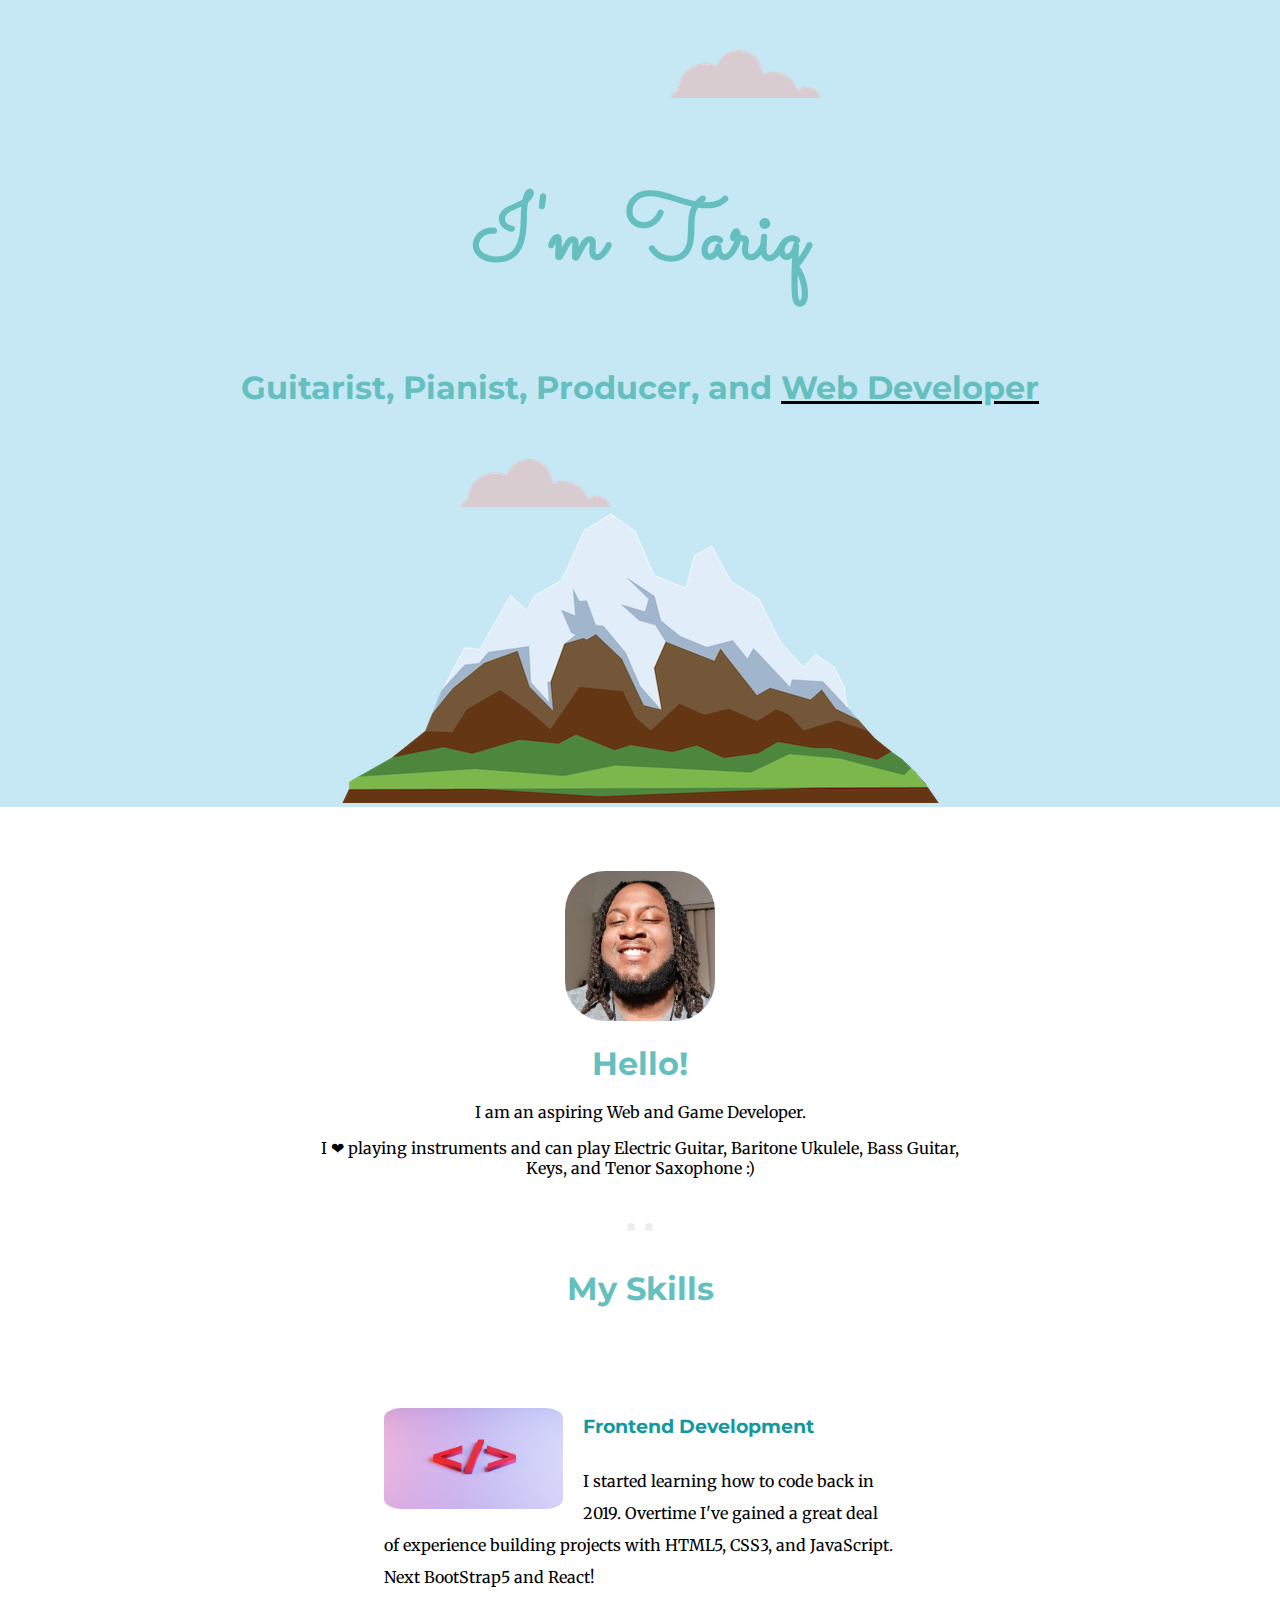
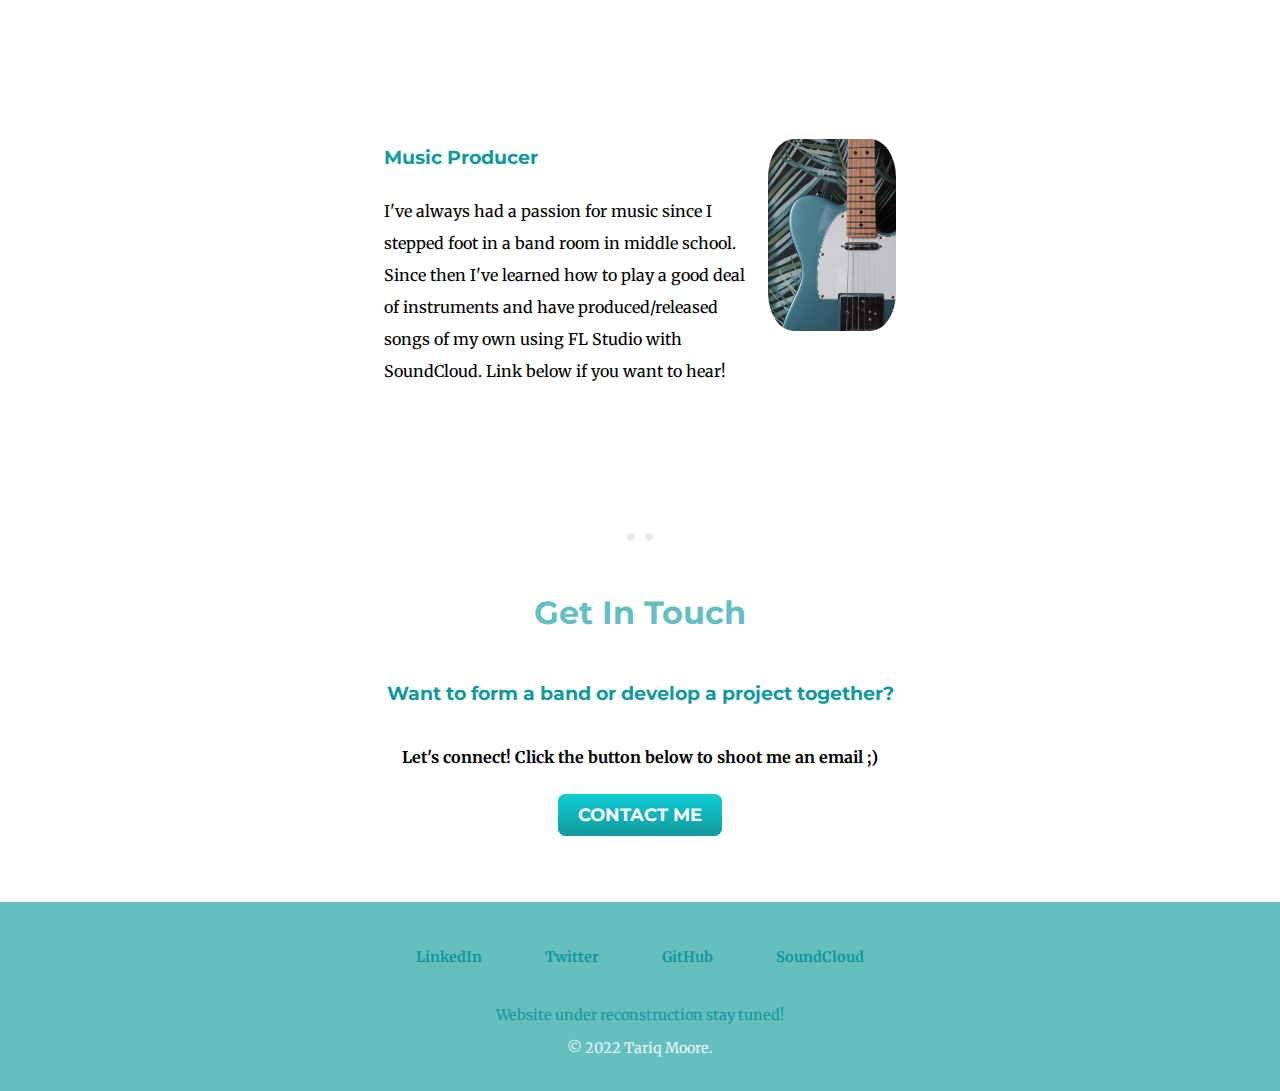
<file: index.html>
<!DOCTYPE html>
<html lang="us-en" dir="ltr">
<head>
    <meta charset="UTF-8">
    <meta http-equiv="X-UA-Compatible" content="IE=edge">
    <meta name="description" content="Tariq's Portfolio">
    <meta name="Author" content="Tariq Moore">
    <meta name="viewport" content="width=device-width, initial-scale=1.0">
    <meta>
    <title>Tariq | Home</title>
    <link rel="stylesheet" href="css/styles.css">
    <link rel="icon" href="favicon.ico">
    <link rel="preconnect" href="https://fonts.googleapis.com">
<link rel="preconnect" href="https://fonts.gstatic.com" crossorigin>
<link href="https://fonts.googleapis.com/css2?family=Merriweather&family=Montserrat&family=Sacramento&display=swap" rel="stylesheet">
</head>
<body>
    <div class="top-container">
        <img class="top-cloud" src="images/cloud.png" alt="cloud-img">
        <h1>I'm Tariq</h1>
        <h2>Guitarist, Pianist, Producer, and <span class="engineer">Web Developer</span></h2>
        <img class="bottom-cloud" src="images/cloud.png" alt="cloud-img">
        <img src="images/mountain.png" alt="mountain-img">
    </div>
    <div class="middle-container">
        <div class="profile">
          <img id="profile-pic"src="images/Mev2.jpg" alt="img of me smiling">
          <h2>Hello!</h2>
          <p>I am an aspiring Web and Game Developer.</p>
          <p> I ❤ playing instruments and can play Electric Guitar, Baritone Ukulele, Bass Guitar, Keys, and Tenor Saxophone :)</p>
        </div>
        <hr>
        <div class="skills">
          <h2>My Skills</h2>
          <div class="skill-row">
            <img class="computer-img" src="images/jackson-sophat-unsplash.jpg" alt="HTML-Closing-Tag">
            <h3>Frontend Development</h3>
            <p>I started learning how to code back in 2019. Overtime I've gained a great deal of experience building projects with HTML5, CSS3, and JavaScript. Next BootStrap5 and React!</p>
          </div>
          <div class="skill-row">
            <img class="computer-img-two" src="images/krzysztof-hepner-ZIGI-0Br8Bg-unsplash.jpg" alt="computer">
            <h3>Music Producer</h3>
            <p>I've always had a passion for music since I stepped foot in a band room in middle school. Since then I've learned how to play a good deal of instruments and have produced/released songs of my own using FL Studio with SoundCloud. Link below if you want to hear!</p>
          </div>
        </div>
        <hr>
        <div class="contact-me">
          <h2>Get In Touch</h2>
          <h3>Want to form a band or develop a project together?</h3>
          <p>Let's connect! Click the button below to shoot me an email ;)</p>
          <a class="btn" href="mailto:tariqmoor3@gmail.com">CONTACT ME</a>
        </div>
      </div>
      
</body>
<footer>
  <div class="bottom-container">
    <a class="footer-link" href="https://www.linkedin.com/in/tariq-moore/" target="_blank">LinkedIn</a>
    <a class="footer-link" href="https://twitter.com/kazzakus" target="_blank">Twitter</a>
    <a class="footer-link" href="https://github.com/KiddKazz/" target="_blank">GitHub</a>
    <a class="footer-link" href="https://soundcloud.com/user-175810530?utm_source=clipboard&utm_medium=text&utm_campaign=social_sharing" target="_blank">SoundCloud</a>
    <p>Website under reconstruction stay tuned!</p>
    <p class="copyright">© 2022 Tariq Moore.</p>
  </div>
  
</footer>
</html>
</file>
<file: css/styles.css>
a{
    color: #11999E;
}

body {
    margin: 0;
    text-align: center;
    font-family: Merriweather, sans-serif;
}

div{
    display: block;
}

h1 {
    margin: 50px auto 0 auto;
    font-family: 'Sacramento', cursive;
    font-size: 5.625em; 
    color: #66BFBF;
    line-height: 2;
}

h2{
    font-family: 'Montserrat', sans-serif;
    font-size: 2rem;
    color: #66BFBF;
    font-weight: bold;
    margin-top: 3%;
    margin-bottom: 3%;
}

h3{
    font-family: 'Montserrat', sans-serif;
    color: #11999E;
    font-weight: bold;
}

hr{
    color: #ededed;
    width: 20px;
    border-style: none;
    border-top-style: dotted;
    height: 0px;
    width: 4%;
    border-width: 8px;
    margin: 5% auto 5% auto;
}

footer {
    background-color: #66BFBF;
}
/*Class Selectors*/
.copyright{
    color:#EAF6F6;
}
.top-container{
    background-color: rgb(197, 232, 244);
    padding-top: 100px;
    position: relative;
    
}
.middle-container {
  margin: 5% auto 5% auto;
  width: 50%;
}

.bottom-container {
    background-color: #66BFBF;
    color: #11999E;
    padding: 20px;
    font-size: 0.9rem;
}
.footer-link {
    text-decoration: none;
    font-weight: bold;
    line-height: 70px;
    padding: 30px;
}
.profile{
    margin-bottom: 7%;
}
.skills{
    margin-top: 6%;
}
.skill-row{
    width: 80%;
    height: 30%;
    margin: 100px auto 100px auto;
    padding-bottom: 30px;
    text-align: left;
    line-height:2;
}
.contact-me{
    margin: 5% 5% 0% 5%;
    line-height: 2.5;
    font-weight: bold;
}


.computer-img{
    width: 35%;
    float: left;
    border-radius: 10%;
    margin-right: 20px;
}
.computer-img-two{
    float:right;
    width: 25%;
    border-radius: 20%;
    margin-left: 20px;
}
.top-cloud {
    position: absolute;
    right: 460px;
    top: 50px;
}

.bottom-cloud {
    position: absolute;
    left: 460px;
    bottom: 300px;
}
.engineer {
    text-decoration: black underline;
    font-weight: bold;
}
.btn {
    background: #11cdd4;
    background-image: -webkit-linear-gradient(top, #11cdd4, #11999e);
    background-image: -moz-linear-gradient(top, #11cdd4, #11999e);
    background-image: -ms-linear-gradient(top, #11cdd4, #11999e);
    background-image: -o-linear-gradient(top, #11cdd4, #11999e);
    background-image: linear-gradient(to bottom, #11cdd4, #11999e);
    -webkit-border-radius: 8;
    -moz-border-radius: 8;
    border-radius: 8px;
    font-family: 'Montserrat', sans-serif;
    color: #ffffff;
    font-size: 18px;
    padding: 10px 20px 10px 20px;
    margin: 50px;
    text-decoration: none;
  }
  
  .btn:hover {
    background: #30e3cb;
    background-image: -webkit-linear-gradient(top, #30e3cb, #2bc4ad);
    background-image: -moz-linear-gradient(top, #30e3cb, #2bc4ad);
    background-image: -ms-linear-gradient(top, #30e3cb, #2bc4ad);
    background-image: -o-linear-gradient(top, #30e3cb, #2bc4ad);
    background-image: linear-gradient(to bottom, #30e3cb, #2bc4ad);
    text-decoration: none;
  }
/* ID Selectors */
#profile-pic {
    height: 150px;
    width: 150px;
    border-radius: 40px;
}
</file>
